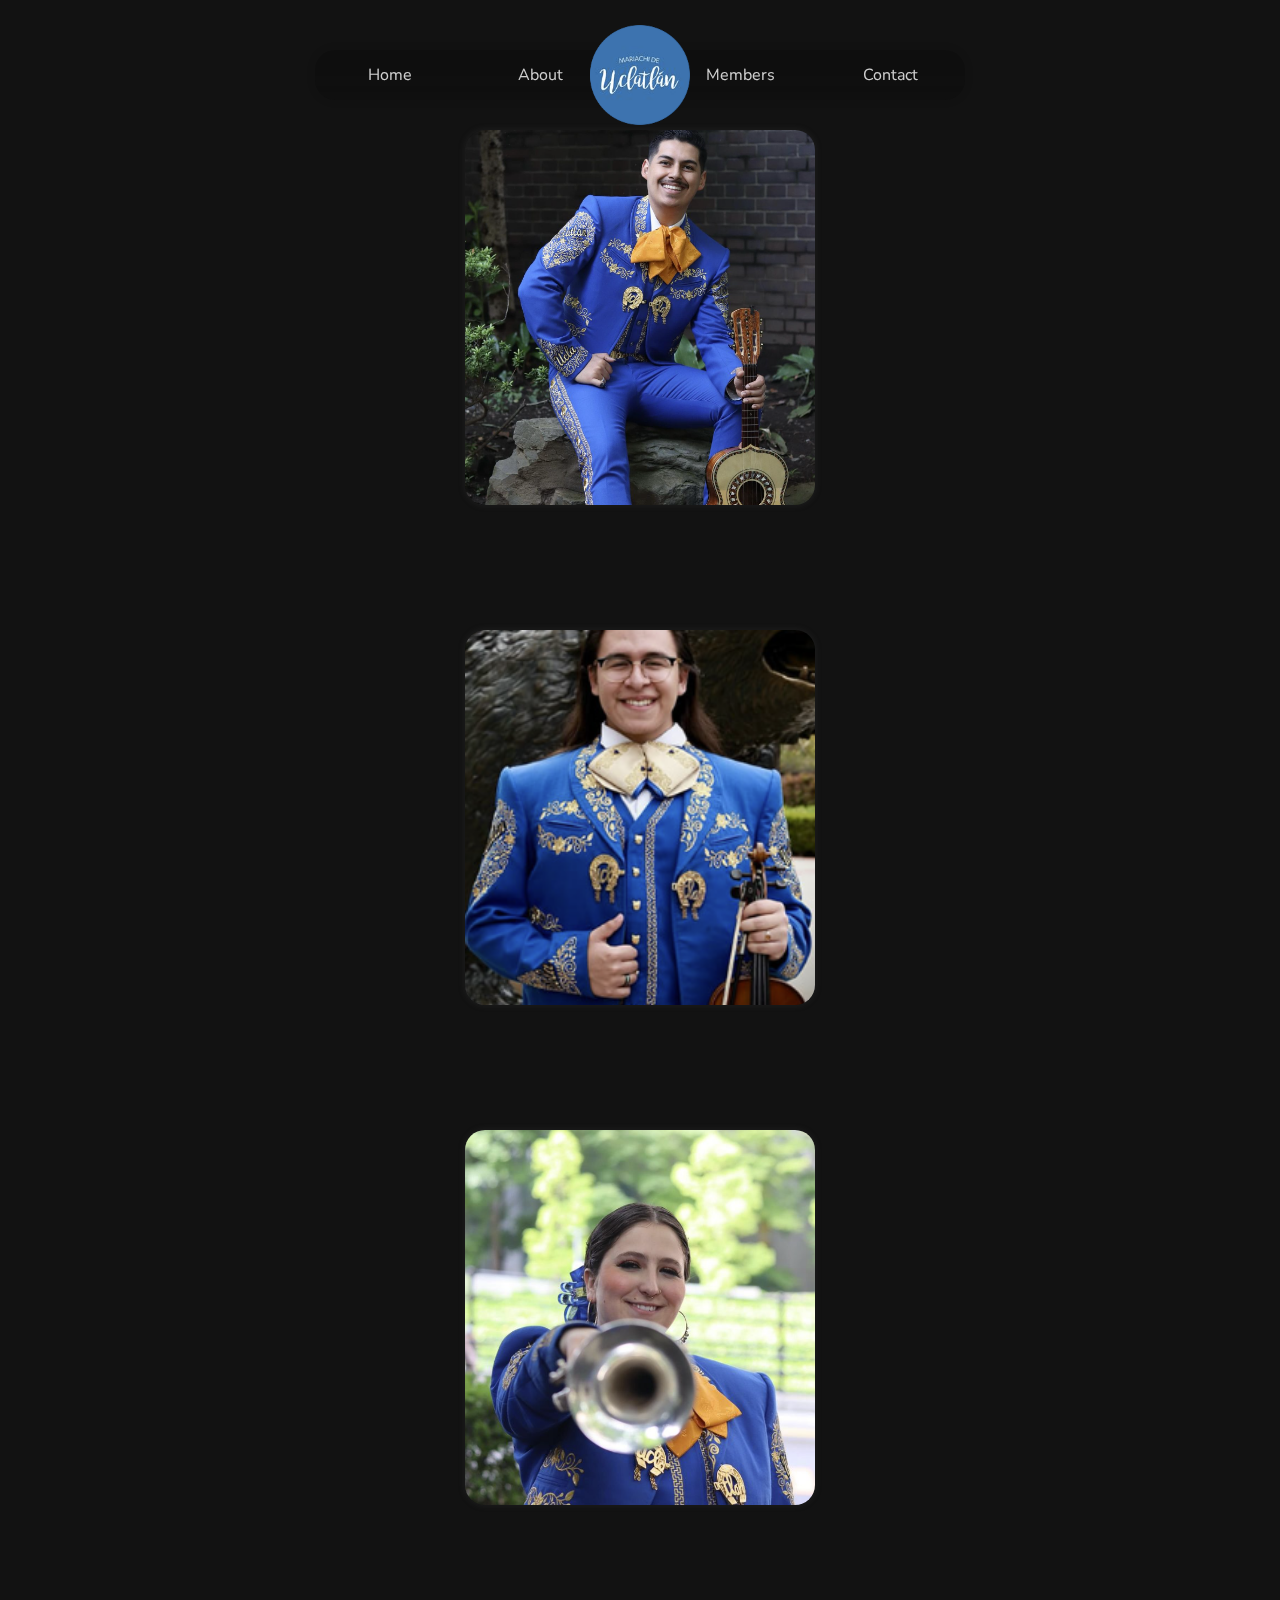
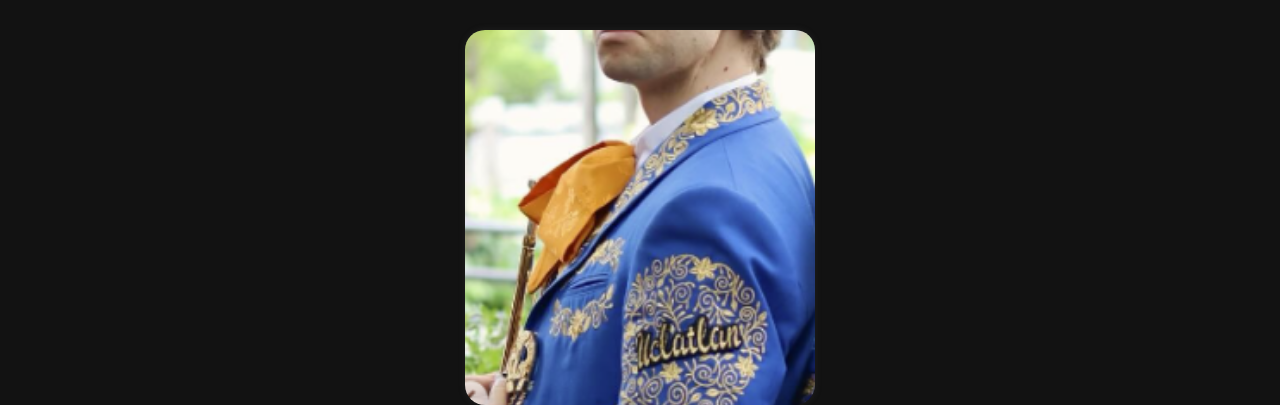
<file: about.html>
<!DOCTYPE html>
<html lang="en">
<head>
    <meta charset="UTF-8">
    <meta name="viewport" content="width=device-width, initial-scale=1.0">
    <link rel="stylesheet" type="text/css" href="about.css" />
    <title>Our Board</title>
</head>
<body>
  <nav>
    <a href="index.html">Home</a>

    <div class="drop-down">
    <a href="members.html">About</a>
    <a href="members.html">Our Class</a>
    <a href="#">Our Instructor</a>
</div>


<img class="logo" src="/PicUclatlan\UclatlanB.png">
    <a href="about.html">Members</a>
   
    <div class="drop-down">
      <a href="Contact.html">Contact</a>
      <a href="#">Option 1</a>
      <a href="#">Option 2</a>
    </div>
     
      <span class="button-background"></span>
    </nav>


      
  <div class="card-grid">

    <!-- carlos -->
    <div class="container">
      <div class="card">
        <div class="front Carlos"></div>
        <div class="back">
          <h2>Carlos Oliva</h2>
          <h2>Student Director</h2>
          <p>Some description about Carlos.</p>
        </div>
      </div>
    </div>

    <!-- bobby -->
    <div class="container">
      <div class="card">
        <div class="front bobby"></div>
        <div class="back">
          <h2>Bobby</h2>
          <p>Some description about Bobby.</p>
        </div>
      </div>
    </div>
    <!-- plus one -->
    <div class="container">
      <div class="card">
        <div class="front Sylvia"></div>
        <div class="back">
          <h2>Sylvia</h2>
          <p>Some description about Bobby.</p>
        </div>
      </div>
    </div>

     <!-- plus one -->
     <div class="container">
      <div class="card">
        <div class="front Aviv"></div>
        <div class="back">
          <h2>Aviv</h2>
          <p>Some description about Bobby.</p>
        </div>
      </div>
    </div>

     <!-- plus one -->
    
  </div>






  


    
      
</body>
</html>
</file>
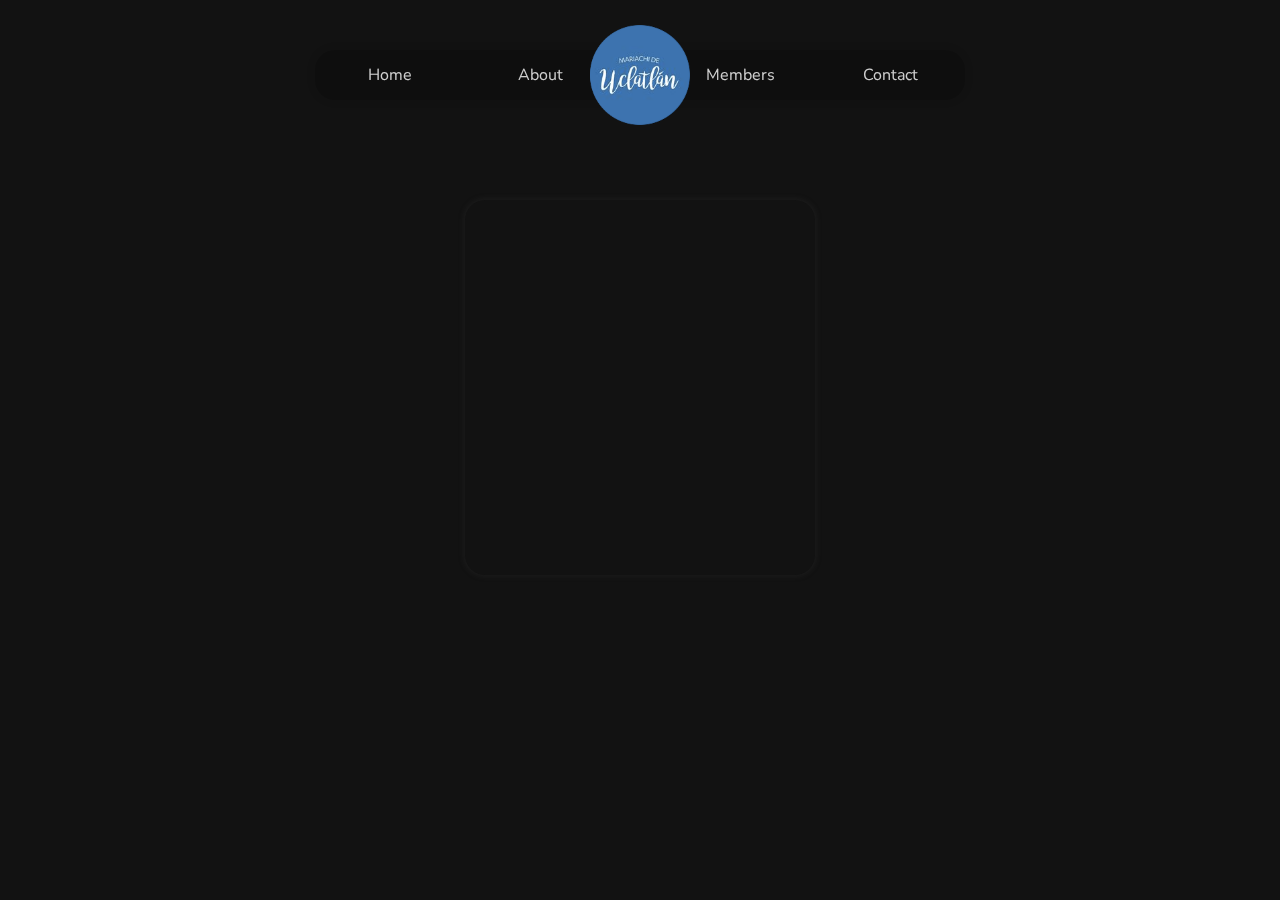
<file: members.html>
<!DOCTYPE html>
<html lang="en">
<head>
    <meta charset="UTF-8">
    <meta name="viewport" content="width=device-width, initial-scale=1.0">
    <link rel="stylesheet" type="text/css" href="members.css" />
    <title>About Us</title>
</head>
<body>
    <nav>
        <a href="index.html">Home</a>

        <div class="drop-down">
        <a href="members.html">About</a>

        <a href="chuy.html">Our Instructor</a>
</div>

<img class="logo" src="/PicUclatlan\UclatlanB.png">
        <a href="about.html">Members</a>
       
        <div class="drop-down">
          <a href="Contact.html">Contact</a>
          <a href="#">Option 1</a>
          <a href="#">Option 2</a>
        </div>
         
          <span class="button-background"></span>
        </nav>

        <div class="card-grid">

            <!-- carlos -->
            <div class="container">
              <div class="card">
                <div class="front class"></div>
                <div class="back">
                  <h2>Carlos Oliva</h2>
                  <h2>Student Director</h2>
                  <p>The Music of México Ensemble features mariachi music in a variety of musical styles from various regions of Mexico, including son jalisciense, son huasteco, bolero, ranchera, and huapango. This performance course is designed to familiarize and expose musicians to the repertoire, technique, and musical styles of the mariachi tradition. The performing branch of the class Mariachi de Uclatlán, was formed in 1961, making it the first academic mariachi group in the world. Since the early 1960s, the ensemble has held an important legacy in the transmission of mariachi music in the United States.</p>
                </div>
              </div>
            </div>
        
        
          </div>
        
        
        

    
      
</body>
</html>
</file>
<file: about.css>
@import url('https://fonts.googleapis.com/css2?family=Nunito&display=swap');

:root {
  color-scheme: dark;
  font-size: 62.5%;
}

* {
  margin: 0;
  padding: 0;
  border: 0;
  outline: none;
  box-sizing: border-box;
  font-family: "Nunito", sans-serif;
  color: rgba(255, 255, 255, 0.8);
  text-decoration: none;
  font-size: 1.6rem;
  position: relative;
}
body{
  min-height:50vw;
  min-height: 100vh; /* Set minimum height to 100% of the viewport height */
  overflow-y: auto; /* Enable vertical scrolling when content exceeds viewport height */
  overflow-x: hidden; /* Hide horizontal scrollbar */
  background:
  
    center / cover no-repeat
    url("https://upload.wikimedia.org/wikipedia/commons/thumb/8/83/Royce_Hall%2C_vaulted_arches%2C_exterior%2C_UCLA.jpg/1200px-Royce_Hall%2C_vaulted_arches%2C_exterior%2C_UCLA.jpg");

  }

nav {
  position: fixed;
  left: 50%;
  top: 5rem;
  transform: translateX(-50%);
  display: grid;
  grid-auto-flow: column;
  width: max-content;
  height: 5rem;
  background: rgba(0, 0, 0, 0.2);
  box-shadow: 0 0 1rem rgba(0, 0, 0, 0.1);
  border-radius: 2rem;
  backdrop-filter: blur(1rem);
}

nav > a,
nav > .drop-down > a {
  display: flex;
  justify-content: center;
  align-items: center;
  width: 15rem;
  height: inherit;
}

nav > .drop-down {
  display: grid;
  grid-auto-flow: row;
  gap: 0.5rem;
  height: 5rem;
  overflow: hidden;
  border-radius: 2rem;
  transition: height 200ms ease;
}

nav > .drop-down:hover {
  height: 10rem;
}

nav > .drop-down > a {
  height: 5rem;
}

nav > .drop-down > a:nth-child(n+2) {
  background: rgba(0, 0, 0, 0.3);
  border-radius: 2rem;
  transition: background 200ms ease;
}

nav > .drop-down > a:nth-child(n+2):hover {
  background: rgba(0, 0, 0, 0.4);
}

nav > .logo {
  width: 5rem;
  scale: 2;
  aspect-ratio: 1;
  object-fit: contain;
}

nav > .button-background {
  position: absolute;
  left: 50%;
  top: 75%;
  transform: translate(-50%, -50%);
  width: 0rem;
  height: 0rem;
  border-radius: 2rem;
  background: rgba(0, 0, 0, 0.2);
  box-shadow: 0 0 1rem rgba(0, 0, 0, 0.1);
  transition: left 300ms ease, top 300ms ease, transform 300ms ease, width 300ms ease, height 300ms ease;
  transition-delay: 100ms;
  z-index: -1;
}

nav > a:hover ~ .button-background,
nav > .drop-down:hover ~ .button-background {
  width: 10rem;
  height: 3rem;
  top: 50%;
  transform: translate(0, -50%);
}

nav > a:nth-child(1):hover ~ .button-background {
  left: calc((15rem - 10rem) / 2 + 0rem);
}

nav > a:nth-child(2):hover ~ .button-background {
  left: calc((15rem - 10rem) / 2 + 15rem);
}

nav > a:nth-child(4):hover ~ .button-background {
  left: calc((15rem - 10rem) / 2 + 35rem);
}

nav > .drop-down:nth-child(5):hover ~ .button-background {
  left: calc((15rem - 10rem) / 2 + 50rem);
}

@keyframes slideIn {
  from {
    transform: translateX(-100%);
  }
  to {
    transform: translateX(0%);
  }
}

body {
  display: flex;
  justify-content: center;
  align-items: center;
  flex-direction: column;


  margin: 0;
}

.card-container {
  display: grid;
  height: 50vh;
  grid-template-columns: repeat(auto-fit, minmax(250px, 1fr));
  gap: 2rem;
  padding: 2rem;
  overflow-y: auto; /* This will enable vertical scrolling if the content exceeds the height of the container */



}

.container {
  width: 350px;
  height: 500px;
  perspective: 800px;

}

.container:hover > .card {
  cursor: pointer;
  transform: rotateY(180deg);
}


.card {
  
  height: 75%;
  width: 100%;
  position: relative;
  transition: transform 1500ms;
  transform-style: preserve-3d;
  display: flex;
  padding-top: 130px;
  
  
}


.front,
.back {
  height: 100%;
  width: 100%;
  border-radius: 2rem;
  box-shadow: 0 0 5px 2px rgba(50, 50, 50, 0.25);
  position: absolute;
  backface-visibility: hidden;
  
}

.back {
  background-color: #3a3a3a;
  transform: rotateY(180deg);
  display: flex;
  flex-direction: column;
  justify-content: center;
  align-items: center;
  gap: 2rem;
}

.front {
  background-position: center;
  background-repeat: no-repeat;
  background-size: cover;


}

.front.Carlos{
  
  background-image: url("/PicUclatlan/Carlos.png");
}
.front.bobby {
  background-image: url("/PicUclatlan/bobby.png");
}
.front.Sylvia {
  background-image: url("/PicUclatlan/sylvia.png");
}
.front.Aviv {
  background-image: url("/PicUclatlan/NewAviv.png");
}
.card-back {
  background-color: #3a3a3a;
  color: white;
  transform: rotateY(180deg);
  display: flex;
  flex-direction: column;
  justify-content: center;
  align-items: center;
  gap: 1rem;
  padding: 1rem;
  text-align: center;
}
</file>
<file: members.css>
@import url('https://fonts.googleapis.com/css2?family=Nunito&display=swap');
:root{
  color-scheme: dark;
  font-size: 62.5%;
}
*{
  margin: 0;
  padding: 0;
  border: 0;
  outline: none;
  box-sizing: border-box;
  font-family: "Nunito", sans-serif;
  color: rgba(255, 255, 255, 0.8);
  text-decoration: none;
  font-size: 1.6rem;
  position: relative;
}
body{
  min-height:50vw;
  min-height: 100vh; /* Set minimum height to 100% of the viewport height */
  overflow-y: auto; /* Enable vertical scrolling when content exceeds viewport height */
  overflow-x: hidden; /* Hide horizontal scrollbar */
  background:
  
    center / cover no-repeat
    url("https://schoolofmusic.ucla.edu/app/uploads/2018/08/Mexico-Ensemble-June-2-2023-B-1296-1024x684.jpeg");
}
nav {
    position: fixed;
    left: 0; /* Initially, set the left edge outside the viewport */
    top: 5rem;
    display: grid;
    grid-auto-flow: column;
    width: max-content;
    height: 5rem;
    background: rgba(0, 0, 0, 0.2);
    box-shadow: 0 0 1rem rgba(0, 0, 0, 0.1);
    border-radius: 2rem;
    backdrop-filter: blur(1rem);
    animation: slideIn 0.5s forwards; /* Apply the animation */
  }
nav{
  position: fixed;
  left: 50%;
  top: 5rem;
  translate: -50% 0;
  display: grid;
  grid-auto-flow: column;
  width: max-content;
  height: 5rem;
  background: rgba(0, 0, 0, 0.2);
  box-shadow: 0 0 1rem rgba(0, 0, 0, 0.1);
  border-radius: 2rem;
  backdrop-filter: blur(1rem);
  
}
nav > a,
nav > .drop-down > a{
  display: flex;
  justify-content: center;
  align-items: center;
  width: 15rem;
  height: inherit;
}
nav > .drop-down{
  display: grid;
  grid-auto-flow: row;
  gap: 0.5rem;
  height: 5rem;
  overflow: hidden;
  border-radius: 2rem;
  transition: height 200ms ease;
}
nav > .drop-down:hover{
  height: 10rem;
}
nav > .drop-down > a{
  height: 5rem;
}
nav > .drop-down > a:nth-child(1n+2){
  background: rgba(0, 0, 0, 0.3);
  border-radius: 2rem;
  transition: background 200ms ease;
}
nav > .drop-down > a:nth-child(1n+2):hover{
  background: rgba(0, 0, 0, 0.4);
}
nav > .logo{
  width: 5rem;
  scale: 2;
  aspect-ratio: 1;
  object-fit: contain;
}

nav > .button-background{
  position: absolute;
  left: 50%;
  top: 75%;
  translate: -50% -50%;
  width: 0rem;
  height: 0rem;
  border-radius: 2rem;
  background: rgba(0, 0, 0, 0.2);
  box-shadow: 0 0 1rem rgba(0, 0, 0, 0.1);
  transition:
    left 300ms ease,
    top 300ms ease,
    translate 300ms ease,
    width 300ms ease,
    height 300ms ease;
  transition-delay: 100ms;
  z-index: -1;
}
nav > a:hover ~ .button-background,
nav > .drop-down:hover ~ .button-background{
  width: 10rem;
  height: 3rem;
  top: 50%;
  translate: 0 -50%;
}
nav > a:nth-child(1):hover ~ .button-background{
  left: calc((15rem - 10rem) / 2 + 0rem);
}
nav > a:nth-child(2):hover ~ .button-background{
  left: calc((15rem - 10rem) / 2 + 15rem);
}
nav > a:nth-child(4):hover ~ .button-background{
  left: calc((15rem - 10rem) / 2 + 35rem);
}
nav > .drop-down:nth-child(5):hover ~ .button-background{
  left: calc((15rem - 10rem) / 2 + 50rem);
}

  
  @keyframes slideIn {
    from {
      transform: translateX(-100%); /* Start off the screen to the left */
    }
    to {
      transform: translateX(0%); /* Slide into the middle */
    }
  }
  


  body {
    display: flex;
    justify-content: center;
    align-items: center;
    flex-direction: column;
  
    margin: 0;
  }
  
  .card-container {
    display: grid;
    height: 50vh;
    grid-template-columns: repeat(auto-fit, minmax(250px, 1fr));
    gap: 2rem;
    padding: 2rem;
    overflow-y: auto; /* This will enable vertical scrolling if the content exceeds the height of the container */
  }
  
  .container {
    width: 350px;
    height: 500px;
    perspective: 800px;
  
  }
  
  .container:hover > .card {
    cursor: pointer;
    transform: rotateY(180deg);
  }
  
  
  .card {
   
    height: 75%;
    width: 100%;
    position: relative;
    transition: transform 1500ms;
    transform-style: preserve-3d;
    display: flex;
    
    
    
  }
  
  
  .front,
  .back {
    height: 100%;
    width: 100%;
    border-radius: 2rem;
    box-shadow: 0 0 5px 2px rgba(50, 50, 50, 0.25);
    position: absolute;
    backface-visibility: hidden;
  }
  
  .back {
    background-color: #3a3a3a;
    transform: rotateY(180deg);
    display: flex;
    flex-direction: column;
    justify-content: center;
    align-items: center;
    gap: 2rem;
  }
  
  .front {
    background-position: center;
    background-repeat: no-repeat;
    background-size: cover;
  
  
  }
  .front.class{
    background-image: url("https://schoolofmusic.ucla.edu/app/uploads/2018/08/Mexico-Ensemble-June-2-2023-B-1296-1024x684.jpeg");
    
}
  
  .card-back {
    background-color: #3a3a3a;
    color: white;
    transform: rotateY(180deg);
    display: flex;
    flex-direction: column;
    justify-content: center;
    align-items: center;
    gap: 1rem;
    padding: 1rem;
    text-align: center;
  }
</file>
